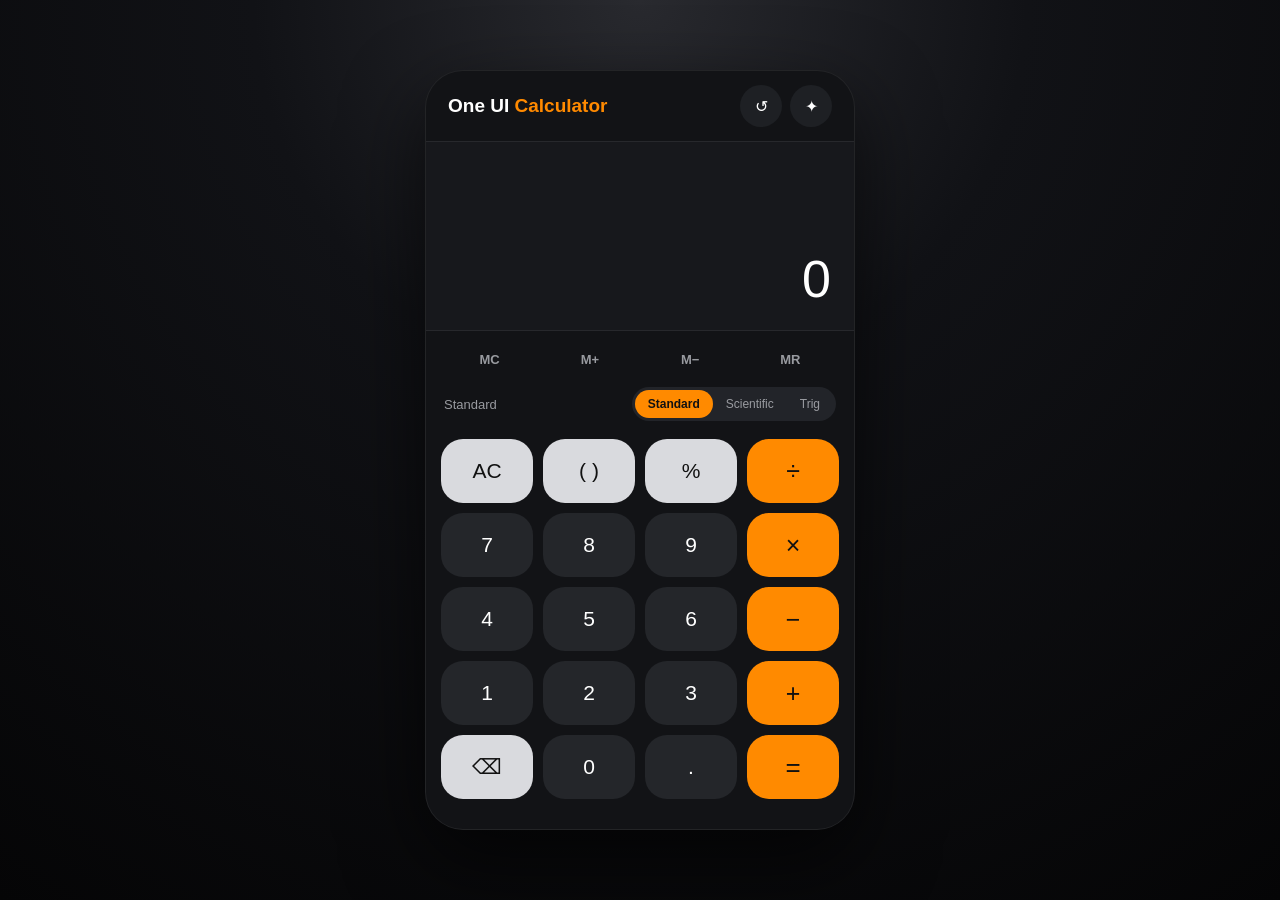
<file: projects/Calculator/index.html>
<!DOCTYPE html>
<html lang="en">
<head>
    <meta charset="UTF-8">
    <meta name="viewport" content="width=device-width, initial-scale=1.0">
    <meta name="theme-color" content="#121316">
    <title>Ashwani's Calculator</title>
    <link rel="stylesheet" href="style.css">
</head>

<body>

<div class="app">

    <!-- HEADER -->
    <header class="header">
        <div class="brand">
            One UI <span>Calculator</span>
        </div>

        <div class="header-actions">
            <button class="icon-btn" id="historyBtn" aria-label="History">↺</button>
            <button class="icon-btn" id="aiBtn" aria-label="AI Solver">✦</button>
        </div>
    </header>

    <!-- DISPLAY -->
    <section class="display">
        <div class="expression" id="expression"></div>
        <div class="result" id="result">0</div>
    </section>

    <!-- MEMORY -->
    <div class="memory-row">
        <button class="memory-btn" data-memory="MC">MC</button>
        <button class="memory-btn" data-memory="M+">M+</button>
        <button class="memory-btn" data-memory="M-">M−</button>
        <button class="memory-btn" data-memory="MR">MR</button>
    </div>

    <!-- MODE -->
    <div class="mode-row">
        <span class="mode-title" id="modeTitle">Standard</span>

        <div class="mode-switch">
            <button id="standardMode" class="active">Standard</button>
            <button id="scientificMode">Scientific</button>
            <button id="trigMode">Trig</button>
        </div>
    </div>

    <!-- SCIENTIFIC -->
    <section class="scientific" id="scientificPanel">
        <div class="grid scientific-grid">
            <button class="btn function" data-action="sin">sin</button>
            <button class="btn function" data-action="cos">cos</button>
            <button class="btn function" data-action="tan">tan</button>
            <button class="btn function" data-action="log">log</button>

            <button class="btn function" data-action="sqrt">√</button>
            <button class="btn function" data-action="square">x²</button>
            <button class="btn function" data-action="power">xʸ</button>
            <button class="btn function" data-action="pi">π</button>
        </div>
    </section>    
    <!-- TRIGONOMETRIC IDENTITY SOLVER -->
    <section class="trig-panel" id="trigPanel">
        <div class="trig-card">
            <div class="trig-intro">
                <strong>📐 Trigonometric Identity Solver</strong>
                <p>Simplify common Class 11 identities step-by-step.</p>
            </div>

            <div class="trig-input-area">
                <input
                    type="text"
                    id="trigInput"
                    class="trig-input"
                    placeholder="e.g. sin²A + cos²A"
                    autocomplete="off"
                >
                <button class="solve-btn" id="trigSolveBtn">Solve</button>
            </div>

            <div class="trig-examples">
                <button class="trig-example">sin²A + cos²A</button>
                <button class="trig-example">1 + tan²A</button>
                <button class="trig-example">sec²A − tan²A</button>
                <button class="trig-example">(1 − cos²A) / sinA</button>
            </div>

            <div class="trig-answer" id="trigAnswer"></div>
        </div>
    </section>

    <!-- KEYPAD -->
    <main class="keypad">

        <div class="grid">

            <button class="btn function" data-action="clear">AC</button>
            <button class="btn function" data-action="paren">( )</button>
            <button class="btn function" data-action="percent">%</button>
            <button class="btn operator" data-value="÷">÷</button>

            <button class="btn number" data-value="7">7</button>
            <button class="btn number" data-value="8">8</button>
            <button class="btn number" data-value="9">9</button>
            <button class="btn operator" data-value="×">×</button>

            <button class="btn number" data-value="4">4</button>
            <button class="btn number" data-value="5">5</button>
            <button class="btn number" data-value="6">6</button>
            <button class="btn operator" data-value="−">−</button>

            <button class="btn number" data-value="1">1</button>
            <button class="btn number" data-value="2">2</button>
            <button class="btn number" data-value="3">3</button>
            <button class="btn operator" data-value="+">+</button>

            <button class="btn function" data-action="backspace">⌫</button>
            <button class="btn number" data-value="0">0</button>
            <button class="btn number" data-value=".">.</button>
            <button class="btn equals" data-action="equals">=</button>

        </div>

    </main>

    <!-- AI PANEL -->
    <section class="ai-panel" id="aiPanel">

        <div class="ai-header">
            <div class="ai-title">
                AI <span>Smart Solver</span>
            </div>

            <button class="close-ai" id="closeAi">×</button>
        </div>

        <div class="ai-content">

            <div class="ai-intro">
                <strong>✨ Solve with AI-style assistance</strong>
                <p>
                    Try percentages, equations, square roots,
                    or normal calculations.
                </p>
            </div>

            <div class="ai-input-area">
                <input
                    type="text"
                    id="aiInput"
                    class="ai-input"
                    placeholder="e.g. 25% of 240"
                    autocomplete="off"
                >

                <button class="solve-btn" id="solveBtn">
                    Solve
                </button>
            </div>

            <div class="examples">
                <button class="example">25% of 240</button>
                <button class="example">3x + 5 = 20</button>
                <button class="example">sqrt 144</button>
                <button class="example">15% tip on 45</button>
            </div>

            <div class="ai-answer" id="aiAnswer"></div>

        </div>

    </section>

    <!-- HISTORY PANEL -->
    <section class="history-panel" id="historyPanel">

        <div class="history-header">
            <strong>Calculation History</strong>

            <div class="history-actions">
                <button class="small-action" id="clearHistory">
                    Clear
                </button>

                <button class="close-history" id="closeHistory">
                    ×
                </button>
            </div>
        </div>

        <div class="history-list" id="historyList"></div>

    </section>

</div>

<script src="script.js"></script>

</body>
</html>
</file>
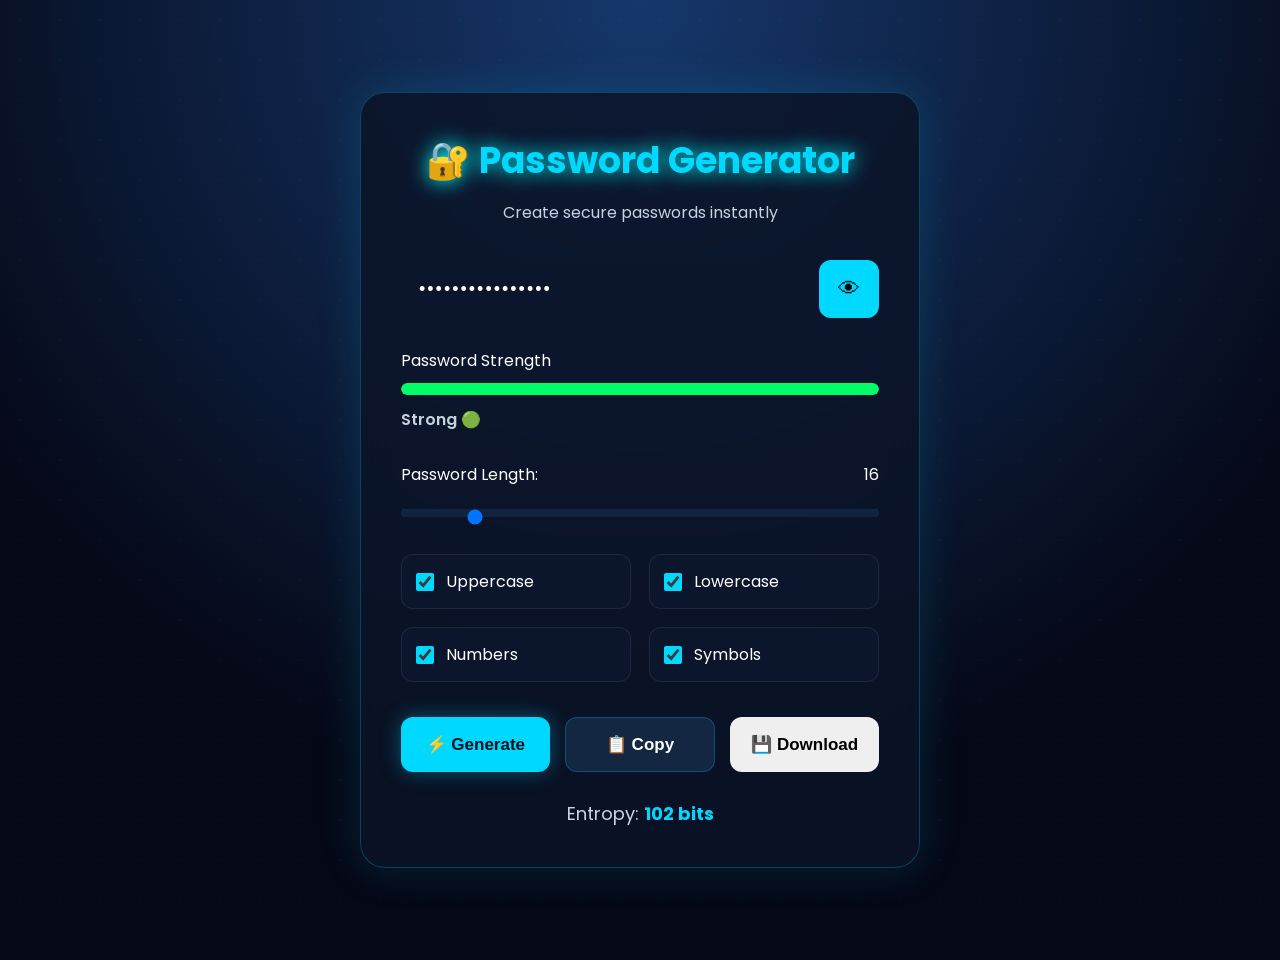
<file: projects/Password-Generator/index.html>
<!DOCTYPE html>
<html lang="en">

<head>

    <meta charset="UTF-8">

    <meta name="viewport" content="width=device-width, initial-scale=1.0">

    <title>TECHASH24 Password Generator</title>

    <link rel="stylesheet" href="style.css">

    <link rel="preconnect" href="https://fonts.googleapis.com">

    <link rel="preconnect" href="https://fonts.gstatic.com" crossorigin>

    <link href="https://fonts.googleapis.com/css2?family=Poppins:wght@300;400;500;600;700&display=swap" rel="stylesheet">

</head>

<body>

<div id="particles"></div>

<div class="container">

    <div class="card">

        <h1>🔐 Password Generator</h1>

        <p class="subtitle">
            Create secure passwords instantly
        </p>

        <div class="password-box">

            <input
                type="password"
                id="password"
                readonly
            >

            <button id="togglePassword">
                👁
            </button>

        </div>

        <div class="strength">

            <span>Password Strength</span>

            <div class="strength-bar">

                <div id="strengthFill"></div>

            </div>

            <p id="strengthText">Strong</p>

        </div>

        <div class="length">

            <label>
                Password Length:
                <span id="lengthValue">16</span>
            </label>

            <input
                type="range"
                id="length"
                min="8"
                max="64"
                value="16"
            >

        </div>

        <div class="options">

            <label>
                <input type="checkbox" id="uppercase" checked>
                Uppercase
            </label>

            <label>
                <input type="checkbox" id="lowercase" checked>
                Lowercase
            </label>

            <label>
                <input type="checkbox" id="numbers" checked>
                Numbers
            </label>

            <label>
                <input type="checkbox" id="symbols" checked>
                Symbols
            </label>

        </div>

        <div class="buttons">

            <button id="generate">
                ⚡ Generate
            </button>

            <button id="copy">
                📋 Copy
            </button>

        </div>

        <div class="entropy">

            Entropy:
            <span id="entropy">
                0 bits
            </span>

        </div>

    </div>

</div>

<div id="toast">
    Password Copied!
</div>

<script src="script.js"></script>

</body>

</html>
</file>
<file: projects/Calculator/style.css>
* {
    box-sizing: border-box;
    margin: 0;
    padding: 0;
}

:root {
    --bg: #08090b;
    --panel: #121316;
    --display: #17181c;

    --number: #24262a;
    --number-hover: #303238;

    --function: #d9dade;
    --function-hover: #eeeeef;

    --operator: #ff8a00;
    --operator-hover: #ff9d2e;

    --text: #ffffff;
    --muted: #909197;

    --border: rgba(255, 255, 255, 0.07);
}

html,
body {
    min-height: 100%;
}

body {
    min-height: 100vh;
    padding: 20px;

    display: flex;
    justify-content: center;
    align-items: center;

    background:
        radial-gradient(
            circle at top,
            #292a2f 0%,
            #111216 35%,
            #050506 100%
        );

    color: var(--text);

    font-family:
        "Segoe UI",
        Roboto,
        Arial,
        sans-serif;
}

button,
input {
    font: inherit;
}

button {
    -webkit-tap-highlight-color: transparent;
}

/* APP */

.app {
    position: relative;

    width: min(430px, 100%);
    min-height: 760px;

    overflow: hidden;

    background: var(--panel);

    border: 1px solid var(--border);
    border-radius: 38px;

    box-shadow:
        0 30px 80px rgba(0, 0, 0, 0.65);
}

/* HEADER */

.header {
    height: 70px;

    padding: 0 22px;

    display: flex;
    align-items: center;
    justify-content: space-between;
}

.brand {
    font-size: 19px;
    font-weight: 700;
}

.brand span {
    color: var(--operator);
}

.header-actions {
    display: flex;
    gap: 8px;
}

.icon-btn {
    width: 42px;
    height: 42px;

    border: 0;
    border-radius: 50%;

    background: #1e2024;
    color: white;

    cursor: pointer;

    transition:
        transform 0.15s ease,
        background 0.15s ease;
}

.icon-btn:hover {
    background: #292b30;
    transform: scale(1.05);
}

.icon-btn:active {
    transform: scale(0.92);
}

/* DISPLAY */

.display {
    min-height: 190px;

    padding: 20px 25px;

    display: flex;
    flex-direction: column;
    justify-content: flex-end;
    align-items: flex-end;

    text-align: right;

    background: var(--display);

    border-top: 1px solid var(--border);
    border-bottom: 1px solid var(--border);
}

.expression {
    width: 100%;
    min-height: 35px;

    color: var(--muted);

    font-size: 20px;
    line-height: 1.4;

    overflow-wrap: anywhere;
}

.result {
    width: 100%;

    margin-top: 7px;

    font-size: clamp(38px, 10vw, 52px);
    font-weight: 500;

    line-height: 1.15;
    letter-spacing: -2px;

    overflow-wrap: anywhere;
}

/* MEMORY */

.memory-row {
    padding: 12px 17px 3px;

    display: grid;
    grid-template-columns: repeat(4, 1fr);

    gap: 7px;
}

.memory-btn {
    padding: 9px 0;

    border: 0;
    border-radius: 12px;

    background: transparent;
    color: #999ba0;

    font-size: 13px;
    font-weight: 600;

    cursor: pointer;
}

.memory-btn:hover {
    background: #202125;
    color: white;
}

/* MODE */

.mode-row {
    padding: 8px 18px 10px;

    display: flex;
    align-items: center;
    justify-content: space-between;
}

.mode-title {
    color: #999ba0;
    font-size: 13px;
}

.mode-switch {
    display: flex;

    padding: 3px;

    border-radius: 20px;
    background: #222429;
}

.mode-switch button {
    padding: 7px 13px;

    border: 0;
    border-radius: 16px;

    background: transparent;
    color: #999ba0;

    font-size: 12px;

    cursor: pointer;
}

.mode-switch button.active {
    background: var(--operator);
    color: #111;
    font-weight: 700;
}

/* GRID */

.grid {
    display: grid;
    grid-template-columns: repeat(4, 1fr);
    gap: 10px;
}

/* BUTTONS */

.keypad {
    padding: 8px 15px 20px;
}

.btn {
    min-height: 64px;

    border: 0;
    border-radius: 22px;

    font-size: 21px;
    font-weight: 500;

    cursor: pointer;

    transition:
        transform 0.08s ease,
        background 0.15s ease;
}

.btn:active {
    transform: scale(0.91);
}

.number {
    background: var(--number);
    color: white;
}

.number:hover {
    background: var(--number-hover);
}

.function {
    background: var(--function);
    color: #111;
}

.function:hover {
    background: var(--function-hover);
}

.operator,
.equals {
    background: var(--operator);
    color: #111;
}

.operator {
    font-size: 25px;
}

.equals {
    font-size: 26px;
}

.operator:hover,
.equals:hover {
    background: var(--operator-hover);
}

/* SCIENTIFIC */

.scientific {
    display: none;
    padding: 0 15px 10px;
}

.scientific.visible {
    display: block;
}

.scientific-grid {
    gap: 8px;
}

.scientific .btn {
    min-height: 48px;
    border-radius: 17px;
    font-size: 15px;
}

/* AI PANEL */

.ai-panel {
    position: absolute;
    inset: 0;

    z-index: 20;

    display: flex;
    flex-direction: column;

    background: #0b0c0f;

    transform: translateY(100%);

    transition:
        transform 0.3s ease;
}

.ai-panel.open {
    transform: translateY(0);
}

.ai-header {
    height: 70px;

    padding: 0 20px;

    display: flex;
    align-items: center;
    justify-content: space-between;

    border-bottom: 1px solid var(--border);
}

.ai-title {
    font-size: 18px;
    font-weight: 700;
}

.ai-title span {
    color: var(--operator);
}

.close-ai,
.close-history {
    width: 40px;
    height: 40px;

    border: 0;
    border-radius: 50%;

    background: #222429;
    color: white;

    font-size: 23px;

    cursor: pointer;
}

.ai-content {
    flex: 1;

    padding: 20px;

    overflow-y: auto;
}

.ai-intro {
    padding: 18px;

    border: 1px solid var(--border);
    border-radius: 22px;

    background: #17191d;

    color: #ccc;

    font-size: 14px;
    line-height: 1.5;
}

.ai-intro strong {
    display: block;

    margin-bottom: 6px;

    color: white;
    font-size: 16px;
}

.ai-input-area {
    display: flex;
    gap: 8px;

    margin-top: 15px;
}

.ai-input {
    flex: 1;
    min-width: 0;

    padding: 14px;

    border: 1px solid transparent;
    border-radius: 17px;

    outline: none;

    background: #1d1f23;
    color: white;
}

.ai-input:focus {
    border-color: rgba(255, 138, 0, 0.45);
}

.solve-btn {
    padding: 0 17px;

    border: 0;
    border-radius: 17px;

    background: var(--operator);
    color: #111;

    font-weight: 700;

    cursor: pointer;
}

.examples {
    display: flex;
    flex-wrap: wrap;
    gap: 7px;

    margin-top: 13px;
}

.example {
    padding: 8px 11px;

    border: 1px solid #303238;
    border-radius: 15px;

    background: #191b1f;
    color: #bbb;

    font-size: 12px;

    cursor: pointer;
}

.example:hover {
    background: #25272c;
    color: white;
}

.ai-answer {
    margin-top: 18px;
}

.answer-card {
    padding: 18px;

    border: 1px solid var(--border);
    border-radius: 22px;

    background: #17191d;

    line-height: 1.6;
}

.answer-card h3 {
    margin-bottom: 10px;
    font-size: 16px;
}

.step {
    padding: 9px 0;

    border-bottom: 1px solid #25272c;

    color: #ccc;

    font-size: 14px;
}

.final-answer {
    margin-top: 14px;
    padding: 13px;

    border: 1px solid rgba(255, 138, 0, 0.3);
    border-radius: 15px;

    background: rgba(255, 138, 0, 0.1);

    color: #ffae52;

    font-weight: 700;
}

/* HISTORY */

.history-panel {
    position: absolute;
    inset: 0;

    z-index: 30;

    display: flex;
    flex-direction: column;

    background: #0d0e11;

    transform: translateX(100%);

    transition:
        transform 0.3s ease;
}

.history-panel.open {
    transform: translateX(0);
}

.history-header {
    padding: 20px;

    display: flex;
    align-items: center;
    justify-content: space-between;

    border-bottom: 1px solid var(--border);
}

.history-actions {
    display: flex;
    align-items: center;
    gap: 7px;
}

.small-action {
    padding: 8px 12px;

    border: 0;
    border-radius: 12px;

    background: #222429;
    color: #ddd;

    cursor: pointer;
}

.history-list {
    flex: 1;

    padding: 15px;

    overflow-y: auto;
}

.history-item {
    margin-bottom: 10px;
    padding: 15px;

    border: 1px solid transparent;
    border-radius: 18px;

    background: #181a1e;

    cursor: pointer;
}

.history-item:hover {
    background: #202227;
    border-color: #303238;
}

.history-expression {
    color: #999;
    font-size: 13px;

    overflow-wrap: anywhere;
}

.history-result {
    margin-top: 5px;

    font-size: 21px;
}

.history-item small {
    display: block;

    margin-top: 7px;

    color: #666;
}

.empty-history {
    margin-top: 60px;

    text-align: center;

    color: #777;
}

/* SCROLLBAR */

::-webkit-scrollbar {
    width: 5px;
}

::-webkit-scrollbar-thumb {
    background: #34363b;
    border-radius: 10px;
}

/* RESPONSIVE */

@media (max-width: 500px) {
    body {
        padding: 10px;
    }

    .app {
        min-height: 700px;
        border-radius: 30px;
    }
}

@media (max-height: 700px) {
    body {
        padding: 8px;
    }

    .app {
        min-height: 650px;
    }

    .header {
        height: 58px;
    }

    .display {
        min-height: 140px;
    }

    .btn {
        min-height: 52px;
        border-radius: 18px;
    }

    .scientific .btn {
        min-height: 42px;
    }
}

@media (prefers-reduced-motion: reduce) {
    *,
    *::before,
    *::after {
        transition-duration: 0.01ms !important;
        animation-duration: 0.01ms !important;
    }
}

/* =========================================================
   TRIGONOMETRIC IDENTITY SOLVER
   ========================================================= */

.trig-panel {
    display: none;
    padding: 0 15px 12px;
}

.trig-panel.visible {
    display: block;
}

.trig-card {
    padding: 14px;
    border: 1px solid var(--border);
    border-radius: 22px;
    background: #17191d;
}

.trig-intro strong {
    display: block;
    color: white;
    font-size: 15px;
    margin-bottom: 5px;
}

.trig-intro p {
    color: #aaa;
    font-size: 12px;
    line-height: 1.5;
}

.trig-input-area {
    display: flex;
    gap: 8px;
    margin-top: 12px;
}

.trig-input {
    flex: 1;
    min-width: 0;
    padding: 12px;
    border: 1px solid transparent;
    border-radius: 15px;
    outline: none;
    background: #1d1f23;
    color: white;
}

.trig-input:focus {
    border-color: rgba(255, 138, 0, 0.45);
}

.trig-examples {
    display: flex;
    flex-wrap: wrap;
    gap: 6px;
    margin-top: 10px;
}

.trig-example {
    padding: 7px 9px;
    border: 1px solid #303238;
    border-radius: 13px;
    background: #191b1f;
    color: #bbb;
    font-size: 11px;
    cursor: pointer;
}

.trig-example:hover {
    background: #25272c;
    color: white;
}

.trig-answer {
    margin-top: 12px;
    max-height: 310px;
    overflow-y: auto;
}

@media (max-width: 500px) {
    .mode-switch {
        max-width: 70%;
        overflow-x: auto;
    }

    .mode-switch button {
        white-space: nowrap;
    }
}
</file>
<file: projects/Password-Generator/style.css>
/* ==========================================
   TECHASH24 Password Generator v2.0
   Part 1
========================================== */

/* Google Font */

@import url('https://fonts.googleapis.com/css2?family=Poppins:wght@300;400;500;600;700;800&display=swap');

/* Reset */

*{
    margin:0;
    padding:0;
    box-sizing:border-box;
}

/* Variables */

:root{

    --primary:#00d9ff;

    --primary-light:#43e9ff;

    --background:#050816;

    --card:rgba(12,20,40,.82);

    --text:#ffffff;

    --gray:#c5d2df;

    --border:rgba(0,217,255,.25);

}

/* Body */

body{

    font-family:'Poppins',sans-serif;

    min-height:100dvh;

    display:flex;

    justify-content:center;

    align-items:flex-start;

    overflow-x:hidden;

    overflow-y:auto;

    background:
    radial-gradient(circle at top,#16376b,#050816 70%);

    color:var(--text);

    padding:30px 0;

}

/* Animated Background */

body::before{

    content:"";

    position:absolute;

    inset:0;

    background:
    radial-gradient(circle,#00d9ff22 1px,transparent 1px);

    background-size:40px 40px;

    animation:moveBackground 18s linear infinite;

    opacity:.35;

}

@keyframes moveBackground{

    from{

        transform:translateY(0);

    }

    to{

        transform:translateY(40px);

    }

}

/* Container */

.container{

    width:100%;

    min-height:100dvh;

    display:flex;

    justify-content:center;

    align-items:center;

    padding:25px;

    position:relative;

    z-index:2;

}

/* Card */

.card{

    width:100%;

    max-width:560px;

    background:var(--card);

    backdrop-filter:blur(18px);

    border:1px solid var(--border);

    border-radius:25px;

    padding:40px;

    box-shadow:0 0 45px rgba(0,217,255,.15);

}

/* Heading */

.card h1{

    text-align:center;

    color:var(--primary);

    font-size:36px;

    margin-bottom:12px;

    text-shadow:0 0 20px cyan;

}

/* Subtitle */

.subtitle{

    text-align:center;

    color:var(--gray);

    margin-bottom:35px;

}

/* Password Box */

.password-box{

    display:flex;

    align-items:center;

    gap:10px;

    margin-bottom:30px;

}

.password-box input{

    flex:1;

    padding:18px;

    border:none;

    outline:none;

    border-radius:12px;

    background:#0b162c;

    color:white;

    font-size:18px;

    letter-spacing:2px;

}

.password-box button{

    width:60px;

    height:58px;

    border:none;

    cursor:pointer;

    border-radius:12px;

    background:var(--primary);

    font-size:22px;

    transition:.3s;

}

.password-box button:hover{

    transform:scale(1.08);

}

/* Strength */

.strength{

    margin-bottom:30px;

}

.strength span{

    display:block;

    margin-bottom:10px;

}

.strength-bar{

    width:100%;

    height:12px;

    background:#12233d;

    border-radius:50px;

    overflow:hidden;

}

#strengthFill{

    width:0;

    height:100%;

    border-radius:50px;

    background:#00ff66;

    transition:.4s;

}

#strengthText{

    margin-top:12px;

    color:var(--gray);

    font-weight:600;

}

/* Length */

.length{

    margin-bottom:30px;

}

.length label{

    display:flex;

    justify-content:space-between;

    margin-bottom:12px;

}

#length{

    width:100%;

    cursor:pointer;

}

/* Slider */

#length::-webkit-slider-thumb{

    appearance:none;

    width:20px;

    height:20px;

    border-radius:50%;

    background:var(--primary);

    cursor:pointer;

}

#length::-webkit-slider-runnable-track{

    height:8px;

    border-radius:50px;

    background:#12233d;

}
/* ==========================================
   TECHASH24 Password Generator v2.0
   Part 2
========================================== */

/* ==========================
   OPTIONS
========================== */

.options{

    display:grid;

    grid-template-columns:repeat(2,1fr);

    gap:18px;

    margin-bottom:35px;

}

.options label{

    display:flex;

    align-items:center;

    gap:12px;

    padding:14px;

    background:#0b162c;

    border:1px solid rgba(255,255,255,.08);

    border-radius:12px;

    cursor:pointer;

    transition:.3s;

    user-select:none;

}

.options label:hover{

    border-color:#00d9ff;

    transform:translateY(-3px);

}

.options input{

    width:18px;

    height:18px;

    accent-color:#00d9ff;

}

/* ==========================
   BUTTONS
========================== */

.buttons{

    display:flex;

    gap:15px;

    margin-top:10px;

}

.buttons button{

    flex:1;

    padding:16px;

    border:none;

    border-radius:12px;

    cursor:pointer;

    font-size:17px;

    font-weight:600;

    transition:.35s;

}

#generate{

    background:#00d9ff;

    color:#05111f;

    box-shadow:0 0 20px rgba(0,217,255,.35);

}

#generate:hover{

    transform:translateY(-4px);

    box-shadow:0 0 35px cyan;

}

#copy{

    background:#132642;

    color:white;

    border:1px solid rgba(0,217,255,.25);

}

#copy:hover{

    background:#00d9ff;

    color:#06111d;

}

/* ==========================
   ENTROPY
========================== */

.entropy{

    margin-top:28px;

    text-align:center;

    font-size:18px;

    color:#c7d6e4;

}

#entropy{

    color:#00d9ff;

    font-weight:bold;

}

/* ==========================
   TOAST
========================== */

#toast{

    position:fixed;

    bottom:35px;

    right:35px;

    background:#00d9ff;

    color:#05111f;

    padding:15px 25px;

    border-radius:10px;

    font-weight:600;

    opacity:0;

    pointer-events:none;

    transform:translateY(30px);

    transition:.4s;

    box-shadow:0 0 25px cyan;

}

#toast.show{

    opacity:1;

    transform:translateY(0);

}

/* ==========================
   GLOW ANIMATION
========================== */

.card{

    animation:glow 3s ease-in-out infinite;

}

@keyframes glow{

    0%{

        box-shadow:0 0 20px rgba(0,217,255,.15);

    }

    50%{

        box-shadow:0 0 45px rgba(0,217,255,.35);

    }

    100%{

        box-shadow:0 0 20px rgba(0,217,255,.15);

    }

}

/* ==========================
   INPUT FOCUS
========================== */

.password-box input:focus{

    box-shadow:0 0 18px rgba(0,217,255,.45);

}

/* ==========================
   RESPONSIVE
========================== */

@media(max-width:768px){

    .card{

        padding:28px;

    }

    .card h1{

        font-size:30px;

    }

    .options{

        grid-template-columns:1fr;

    }

    .buttons{

        flex-direction:column;

    }

    .password-box{

        flex-direction:column;

    }

    .password-box button{

        width:100%;

        height:55px;

    }

}

@media(max-width:480px){

    .card{

        padding:22px;

    }

    .card h1{

        font-size:26px;

    }

    .subtitle{

        font-size:14px;

    }

    .password-box input{

        font-size:16px;

        letter-spacing:1px;

    }

    #toast{

        right:15px;

        left:15px;

        bottom:20px;

        text-align:center;

    }

}

/* ==========================================
   END OF STYLE.CSS
========================================== */
</file>
